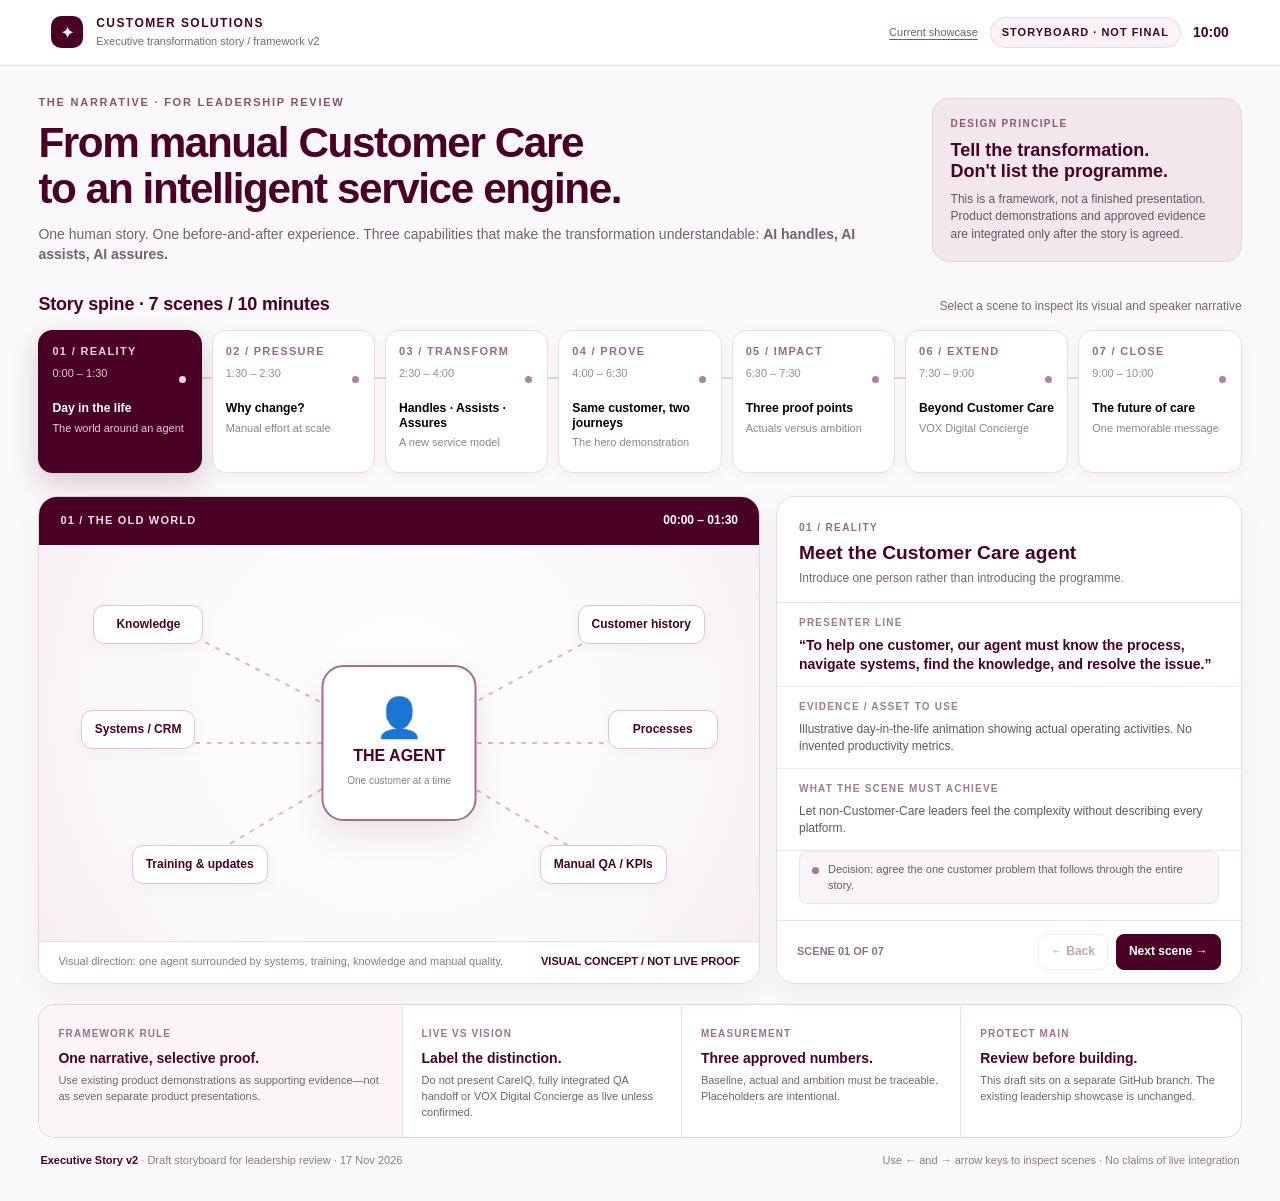
<file: executive-framework.html>
<!doctype html>
<html lang="en"><head><meta charset="UTF-8"><meta name="viewport" content="width=device-width, initial-scale=1"><meta name="theme-color" content="#4a0025">
<title>Executive Story v2 — Customer Solutions Storyboard</title>
<style>
:root{--wine:#4a0025;--wine2:#710a41;--plum:#341026;--rose:#f1d9e3;--soft:#fbf7f9;--ink:#302431;--muted:#766974;--line:#e9dce3;--green:#2a7b65;--lime:#e6f5ee}
*{box-sizing:border-box}html{scroll-behavior:smooth}body{margin:0;background:#faf8f9;color:var(--ink);font:15px/1.45 "Segoe UI",Arial,sans-serif;-webkit-font-smoothing:antialiased}button,a{font:inherit}button{cursor:pointer}button:focus-visible,a:focus-visible{outline:3px solid #be82a5;outline-offset:3px}a{color:inherit;text-decoration:none}h1,h2,h3,p{margin:0}[hidden]{display:none!important}
.sitehead{min-height:66px;background:#fff;border-bottom:1px solid var(--line);display:flex;align-items:center;justify-content:space-between;gap:20px;padding:13px clamp(20px,4vw,60px);position:relative;z-index:3}
.brand{display:flex;align-items:center;gap:13px;min-width:0}.brandmark{width:32px;height:32px;display:grid;place-items:center;color:white;border-radius:10px;background:var(--wine);font-weight:800;font-size:15px}.brandtext{display:flex;flex-direction:column;gap:2px}.brandtext b{font-size:12px;letter-spacing:.12em;color:var(--wine)}.brandtext span{font-size:11px;color:var(--muted)}
.headright{display:flex;align-items:center;gap:12px}.draft{border:1px solid #ead8e3;background:#fbf3f7;border-radius:100px;color:var(--wine);font-size:11px;font-weight:800;letter-spacing:.09em;padding:7px 11px}.headtime{font-size:14px;color:var(--wine);font-weight:800;white-space:nowrap}.headlink{font-size:11px;color:#76596b;text-decoration:underline;text-underline-offset:3px;white-space:nowrap}
.shell{max-width:1640px;margin:0 auto;padding:clamp(19px,2.3vw,38px) clamp(18px,3vw,46px) 32px}
.intro{display:grid;grid-template-columns:minmax(0,1fr) 310px;align-items:center;gap:30px;margin-bottom:26px}
.eyebrow{font-size:11px;letter-spacing:.16em;font-weight:850;color:#8a526d;text-transform:uppercase;margin-bottom:9px}.intro h1{font-size:clamp(30px,3.3vw,52px);line-height:1.08;letter-spacing:-1.4px;max-width:1000px;color:var(--wine);font-weight:780}.intro p{max-width:890px;color:#726371;font-size:clamp(14px,1.05vw,17px);margin-top:12px;line-height:1.48}
.method{background:#f1e7ed;border:1px solid #e6d5df;border-radius:17px;padding:18px;display:flex;flex-direction:column;gap:8px}.method small{color:#8b5974;font-weight:800;letter-spacing:.14em;font-size:10px}.method strong{color:var(--wine);font-size:18px;line-height:1.2}.method span{font-size:12px;color:#695563;line-height:1.45}
.section-head{display:flex;justify-content:space-between;align-items:baseline;gap:16px;margin-bottom:13px}.section-head h2{font-size:18px;color:var(--wine);letter-spacing:-.2px}.section-head p{font-size:12px;color:var(--muted)}
.storyline{display:grid;grid-template-columns:repeat(7,minmax(0,1fr));gap:10px;margin-bottom:23px;position:relative}
.storyline::before{content:"";position:absolute;top:47px;left:35px;right:35px;height:2px;background:#e9d2df;pointer-events:none}
.storytab{border:1px solid #eadde5;background:#fff;border-radius:14px;padding:13px 13px 15px;display:flex;flex-direction:column;align-items:stretch;text-align:left;gap:6px;min-width:0;min-height:143px;position:relative;box-shadow:0 3px 14px #4a002508;transition:box-shadow .2s,border-color .2s,transform .2s,background .2s}
.storytab:hover{border-color:#aa8099;transform:translateY(-2px)}.storytab.active{background:var(--wine);color:#fff;border-color:var(--wine);box-shadow:0 11px 27px #4a00252e}.storytab:before{content:"";height:7px;width:7px;border-radius:50%;background:#b0849f;position:absolute;top:43px;right:13px;z-index:1;border:2px solid #fff}.storytab.active:before{background:#f2d6e4;border-color:var(--wine)}
.storytab .number{font-size:11px;font-weight:850;letter-spacing:.12em;color:#9a6986}.storytab.active .number{color:#f5cade}.storytab .time{font-size:11px;color:#9c8995;white-space:nowrap;margin-bottom:13px}.storytab.active .time{color:#e8c4d7}.storytab strong{font-size:clamp(12px,.95vw,15px);line-height:1.2}.storytab em{font-style:normal;color:#93828b;font-size:11px;line-height:1.25}.storytab.active em{color:#e5c7d7}
.workarea{display:grid;grid-template-columns:minmax(0,1.55fr) minmax(330px,1fr);gap:16px;align-items:stretch}
.canvas{border-radius:19px;overflow:hidden;background:#fff;border:1px solid #e6d8e1;box-shadow:0 12px 30px #3400180b;min-width:0}
.canvashead{padding:15px 21px;display:flex;justify-content:space-between;align-items:center;gap:12px;background:var(--wine);color:white}.canvashead span{font-size:11px;font-weight:800;letter-spacing:.11em;color:#f6dce8}.canvashead b{font-size:12px;font-weight:750}
.visual{height:clamp(350px,31vw,440px);position:relative;display:grid;place-items:center;padding:21px;overflow:hidden;background:radial-gradient(circle at 50% 42%,#fff 0%,#faf7fa 70%,#f7eef3 100%)}
.stage-visual{width:100%;height:100%;display:grid;place-items:center}
.visual-meta{padding:12px 19px;border-top:1px solid var(--line);display:flex;align-items:center;justify-content:space-between;gap:10px;background:white}.visual-meta span{font-size:11px;color:#8a7884}.visual-meta b{font-size:11px;color:var(--wine)}
.notebook{background:white;border:1px solid #e8dce4;border-radius:19px;display:flex;flex-direction:column;min-width:0;overflow:hidden;box-shadow:0 12px 30px #3400180b}
.note-top{padding:18px 22px 14px;border-bottom:1px solid var(--line)}.note-top small{font-size:10px;letter-spacing:.14em;color:#9c6685;font-weight:850}.note-top h3{font-size:clamp(19px,1.5vw,27px);color:var(--wine);margin:5px 0 6px;line-height:1.17}.note-top p{color:#756673;font-size:12px;line-height:1.45}
.note-section{padding:13px 22px 12px;border-bottom:1px solid #f1e8ee}.note-section:last-of-type{border-bottom:0}.note-label{font-size:10px;font-weight:850;letter-spacing:.12em;color:#9b7d90;margin-bottom:6px;text-transform:uppercase}.note-quote{font-size:clamp(14px,1vw,17px);font-weight:670;line-height:1.35;color:var(--wine)}.note-copy{font-size:12px;color:#625663;line-height:1.48}.note-flag{margin:0 22px 16px;display:flex;align-items:flex-start;gap:9px;background:#faf5f8;border-radius:9px;padding:10px 12px;border:1px solid #eee0e8}.flagdot{width:7px;height:7px;background:#ad7294;border-radius:50%;margin-top:5px;flex:none}.note-flag p{font-size:11px;line-height:1.43;color:#705a68}
.controls{margin-top:auto;border-top:1px solid #eee2e9;padding:13px 20px;display:flex;justify-content:space-between;gap:10px;align-items:center}.stepcount{font-size:11px;color:#8c7383;font-weight:750}.controlbuttons{display:flex;gap:8px}.controlbuttons button{border:1px solid #dbc3d2;border-radius:8px;background:white;padding:8px 12px;color:var(--wine);font-size:12px;font-weight:750}.controlbuttons button.primary{background:var(--wine);color:white;border-color:var(--wine)}.controlbuttons button:disabled{opacity:.35;cursor:default}
.blueprint{margin-top:20px;border:1px solid #e4d4de;background:white;border-radius:16px;display:grid;grid-template-columns:1.3fr repeat(3,1fr);gap:0;overflow:hidden}.blueprint>div{padding:16px 19px;border-right:1px solid #eee2e9}.blueprint>div:last-child{border-right:0}.blueprint small{font-size:10px;font-weight:850;letter-spacing:.11em;color:#9c718a}.blueprint strong{display:block;font-size:14px;color:var(--wine);margin:5px 0}.blueprint p{font-size:11px;color:#70636d;line-height:1.45}.blueprint .lead{background:#fbf5f8}
.footer{display:flex;align-items:center;justify-content:space-between;flex-wrap:wrap;gap:12px;color:#8b7d86;font-size:11px;padding:15px 2px 0}.footer strong{color:var(--wine)}
/* Scene 1: agent facing competing demands */
.orbit{position:relative;width:min(94%,690px);height:300px}.agent{position:absolute;top:50%;left:50%;transform:translate(-50%,-50%);z-index:2;border-radius:22px;background:#fff;box-shadow:0 13px 35px #4a00251b;border:2px solid #a96b8d;width:155px;height:156px;display:flex;flex-direction:column;align-items:center;justify-content:center;gap:7px}.person{font-size:39px;line-height:1}.agent b{font-size:16px;color:var(--wine)}.agent small{font-size:10px;color:#8d7d89}.orbit svg{position:absolute;inset:0;width:100%;height:100%}.orbit svg line{stroke:#d9b5c9;stroke-width:2;stroke-dasharray:5 7}.satellite{position:absolute;z-index:3;background:white;border:1px solid #dfc5d3;box-shadow:0 4px 14px #4a00250b;color:var(--wine);padding:10px 13px;border-radius:11px;font-size:12px;font-weight:700;text-align:center;min-width:110px}.satellite.a{top:4%;left:2%}.satellite.b{top:4%;right:2%}.satellite.c{top:39%;left:0}.satellite.d{top:39%;right:0}.satellite.e{bottom:3%;left:8%}.satellite.f{bottom:3%;right:8%}
/* Scene 2: effort compounds */
.friction{width:min(100%,700px);display:grid;grid-template-columns:1fr 74px 1fr;align-items:center;gap:8px}.friction-col{border:1px solid #e2d0da;background:white;border-radius:15px;padding:22px;display:flex;flex-direction:column;gap:12px;min-height:270px}.friction-col small{font-size:11px;letter-spacing:.1em;font-weight:800;color:#9d6d8a}.friction-col strong{font-size:22px;line-height:1.15;color:var(--wine)}.friction-row{padding:8px 10px;background:#faf4f7;border-radius:7px;font-size:12px;color:#63525f}.friction-arr{text-align:center;font-size:38px;color:#b28aa1}.friction-col.dark{background:#4a0025;color:white;border-color:#4a0025}.friction-col.dark strong,.friction-col.dark small{color:#fff}.friction-col.dark .friction-row{background:#ffffff16;color:#f7e8f0}
/* Scene 3: three capability columns */
.pillars{display:grid;grid-template-columns:repeat(3,1fr);gap:12px;align-items:stretch;width:min(100%,760px)}.pillar{border:1px solid #e6cedb;border-radius:17px;background:#fff;padding:23px 16px;display:flex;flex-direction:column;min-height:270px;box-shadow:0 5px 14px #4a002508}.pillar .star{width:42px;height:42px;background:#f6e6ee;border-radius:13px;display:grid;place-items:center;color:var(--wine);font-size:23px}.pillar b{font-size:23px;color:var(--wine);margin-top:19px}.pillar p{font-size:12px;color:#756573;margin-top:8px;line-height:1.44}.pillar small{border-top:1px solid #eddee5;margin-top:auto;padding-top:13px;color:#9b6882;font-weight:700;font-size:11px}
/* Scene 4: same journey */
.comparison{display:grid;grid-template-columns:1fr 55px 1fr;width:100%;align-items:center;gap:10px}.flowpath{border:1px solid #e3d0dd;border-radius:15px;background:white;min-height:310px;padding:16px;display:flex;flex-direction:column;gap:7px}.flowpath.new{border-color:#b8dace;background:#f8fcfa}.flowpath>small{color:#875774;font-size:11px;font-weight:850;letter-spacing:.1em}.flowpath.new>small{color:#34816a}.flowpath>strong{color:var(--wine);font-size:14px;margin-bottom:6px}.flowpath .flowrow{padding:9px 10px;background:#f6edf2;color:#5d4656;border-radius:8px;font-weight:650;font-size:12px}.flowpath.new .flowrow{background:#e7f3ec;color:#356956}.flowpath .flowjoin{text-align:center;color:#a78399;font-size:13px;line-height:1}.vs{text-align:center;font-weight:900;color:#b68aa0;font-size:18px}
/* Scene 5: deliberate data placeholders */
.metrics{display:grid;grid-template-columns:repeat(3,1fr);gap:13px;width:100%;max-width:770px}.metric{background:white;border:1px solid #e4d2dd;border-radius:15px;padding:22px 17px;min-height:210px;display:flex;flex-direction:column}.metric small{font-weight:830;letter-spacing:.12em;color:#976a84;font-size:10px}.metric strong{font-size:37px;color:var(--wine);letter-spacing:-1.1px;margin:22px 0 12px}.metric p{font-size:12px;color:#72626e;line-height:1.4}.metric em{font-size:10px;color:#8c7482;font-style:normal;margin-top:auto;border-top:1px solid #efdee7;padding-top:12px}
/* Scene 6: beyond care */
.concierge{width:min(100%,710px);display:grid;grid-template-columns:1fr 70px 1.1fr;align-items:center;gap:8px}.customer-device{background:white;border-radius:16px;border:1px solid #e2d4df;padding:25px 18px;min-height:250px;text-align:center;display:flex;flex-direction:column;align-items:center;justify-content:center;gap:11px}.customer-device .emoji{font-size:52px}.customer-device strong{font-size:18px;color:var(--wine)}.customer-device p{font-size:12px;color:#897582}.concierge-flow{background:#4a0025;color:white;border-radius:18px;padding:23px 20px;display:flex;flex-direction:column;gap:12px;min-height:250px;justify-content:center}.concierge-flow b{font-size:19px;line-height:1.2}.concierge-flow .step{background:#ffffff1c;padding:10px 12px;border-radius:8px;font-size:12px}.concierge .arrow{text-align:center;font-size:37px;color:#a87592}
/* Scene 7: full stop */
.closer{width:100%;max-width:740px;min-height:320px;border-radius:20px;display:flex;flex-direction:column;justify-content:center;align-items:flex-start;background:var(--wine);padding:clamp(24px,3vw,48px);box-shadow:0 15px 40px #4a002522}.closer small{color:#e4b6cf;letter-spacing:.17em;font-size:11px;font-weight:850;margin-bottom:22px}.closer h2{font-size:clamp(26px,3.05vw,46px);line-height:1.16;color:white;letter-spacing:-1.2px}.closer h2 span{color:#eebbcf}.closer p{color:#dfbfce;font-size:12px;letter-spacing:.07em;margin-top:22px}
@media(max-width:1240px){.storyline{grid-template-columns:repeat(7,minmax(175px,1fr));overflow-x:auto;padding-bottom:10px}.storyline::before{display:none}.storytab{min-height:130px}.workarea{grid-template-columns:minmax(0,1.45fr) minmax(290px,1fr)}}
@media(max-width:850px){.sitehead{padding:12px 17px}.intro{grid-template-columns:1fr}.method{max-width:500px}.workarea{grid-template-columns:1fr}.visual{height:340px}.blueprint{grid-template-columns:repeat(2,1fr)}.blueprint>div:nth-child(2){border-right:0}.blueprint>div:nth-child(-n+2){border-bottom:1px solid var(--line)}.notebook{min-height:0}.storyline{margin-bottom:15px}}
@media(max-width:580px){.headlink{display:none}.intro h1{font-size:30px}.shell{padding:18px 13px}.visual{height:320px;padding:10px}.orbit{transform:scale(.68);width:145%;height:350px}.friction{grid-template-columns:1fr 28px 1fr;gap:4px}.friction-col{padding:12px;min-height:255px}.friction-col strong{font-size:15px}.friction-row{font-size:10px}.friction-arr{font-size:22px}.pillars{gap:5px}.pillar{padding:12px 7px;min-height:265px}.pillar b{font-size:15px;margin-top:12px}.pillar p{font-size:10px}.pillar small{font-size:9px}.pillar .star{width:32px;height:32px;font-size:17px}.comparison{grid-template-columns:1fr 20px 1fr;gap:3px}.flowpath{padding:8px;min-height:285px}.flowpath .flowrow{font-size:10px;padding:7px}.flowpath>strong{font-size:11px}.vs{font-size:10px}.metrics{gap:5px}.metric{padding:10px;min-height:230px}.metric strong{font-size:20px}.metric p{font-size:10px}.concierge{grid-template-columns:1fr 28px 1fr;gap:4px}.concierge-flow{padding:11px}.concierge-flow b{font-size:15px}.concierge-flow .step{font-size:10px}.customer-device{padding:12px}.customer-device strong{font-size:14px}.customer-device .emoji{font-size:37px}.closer{min-height:290px;padding:22px}.closer h2{font-size:26px}.blueprint{grid-template-columns:1fr}.blueprint>div{border-right:0!important;border-bottom:1px solid var(--line)}}
@media(prefers-reduced-motion:reduce){html{scroll-behavior:auto}.storytab{transition:none}}
</style></head>
<body>
<header class="sitehead">
 <div class="brand"><div class="brandmark">✦</div><div class="brandtext"><b>CUSTOMER SOLUTIONS</b><span>Executive transformation story / framework v2</span></div></div>
 <div class="headright"><a class="headlink" href="https://krispradip.github.io/RISE/" target="_blank" rel="noopener noreferrer">Current showcase</a><span class="draft">STORYBOARD · NOT FINAL</span><span class="headtime">10:00</span></div>
</header>
<main class="shell">
 <section class="intro"><div><div class="eyebrow">THE NARRATIVE · FOR LEADERSHIP REVIEW</div><h1>From manual Customer Care<br>to an intelligent service engine.</h1><p>One human story. One before-and-after experience. Three capabilities that make the transformation understandable: <b>AI handles, AI assists, AI assures.</b></p></div><div class="method"><small>DESIGN PRINCIPLE</small><strong>Tell the transformation.<br>Don't list the programme.</strong><span>This is a framework, not a finished presentation. Product demonstrations and approved evidence are integrated only after the story is agreed.</span></div></section>
 <div class="section-head"><h2>Story spine · 7 scenes / 10 minutes</h2><p>Select a scene to inspect its visual and speaker narrative</p></div>
 <nav class="storyline" aria-label="Executive storyline">
  <button class="storytab active" data-scene="0" aria-current="step"><span class="number">01 / REALITY</span><span class="time">0:00 – 1:30</span><strong>Day in the life</strong><em>The world around an agent</em></button>
  <button class="storytab" data-scene="1"><span class="number">02 / PRESSURE</span><span class="time">1:30 – 2:30</span><strong>Why change?</strong><em>Manual effort at scale</em></button>
  <button class="storytab" data-scene="2"><span class="number">03 / TRANSFORM</span><span class="time">2:30 – 4:00</span><strong>Handles · Assists · Assures</strong><em>A new service model</em></button>
  <button class="storytab" data-scene="3"><span class="number">04 / PROVE</span><span class="time">4:00 – 6:30</span><strong>Same customer, two journeys</strong><em>The hero demonstration</em></button>
  <button class="storytab" data-scene="4"><span class="number">05 / IMPACT</span><span class="time">6:30 – 7:30</span><strong>Three proof points</strong><em>Actuals versus ambition</em></button>
  <button class="storytab" data-scene="5"><span class="number">06 / EXTEND</span><span class="time">7:30 – 9:00</span><strong>Beyond Customer Care</strong><em>VOX Digital Concierge</em></button>
  <button class="storytab" data-scene="6"><span class="number">07 / CLOSE</span><span class="time">9:00 – 10:00</span><strong>The future of care</strong><em>One memorable message</em></button>
 </nav>
 <div class="workarea">
  <section class="canvas" aria-label="Scene illustration">
   <div class="canvashead"><span id="canvas-label">01 / THE OLD WORLD</span><b id="canvas-time">00:00 – 01:30</b></div>
   <div class="visual">
    <div class="stage-visual" data-visual="0">
     <div class="orbit"><svg viewBox="0 0 690 300" preserveAspectRatio="none" aria-hidden="true"><line x1="345" y1="150" x2="115" y2="40"/><line x1="345" y1="150" x2="565" y2="40"/><line x1="345" y1="150" x2="60" y2="150"/><line x1="345" y1="150" x2="630" y2="150"/><line x1="345" y1="150" x2="130" y2="268"/><line x1="345" y1="150" x2="555" y2="268"/></svg><div class="satellite a">Knowledge</div><div class="satellite b">Customer history</div><div class="satellite c">Systems / CRM</div><div class="satellite d">Processes</div><div class="satellite e">Training & updates</div><div class="satellite f">Manual QA / KPIs</div><div class="agent"><span class="person">👤</span><b>THE AGENT</b><small>One customer at a time</small></div></div>
    </div>
    <div class="stage-visual" data-visual="1" hidden>
     <div class="friction"><div class="friction-col"><small>INDIVIDUAL CONTACT</small><strong>People do the work</strong><div class="friction-row">Find the right answer</div><div class="friction-row">Navigate systems</div><div class="friction-row">Document and follow up</div></div><div class="friction-arr">→</div><div class="friction-col dark"><small>GROWING DEMAND</small><strong>Effort compounds</strong><div class="friction-row">More interactions</div><div class="friction-row">More training and support</div><div class="friction-row">Limited QA sampling</div></div></div>
    </div>
    <div class="stage-visual" data-visual="2" hidden><div class="pillars"><div class="pillar"><span class="star">↗</span><b>HANDLES</b><p>AI agents and self-service resolve suitable customer needs.</p><small>MAF One / bot journeys</small></div><div class="pillar"><span class="star">✦</span><b>ASSISTS</b><p>Give frontline teams relevant knowledge and better workflow support.</p><small>CareIQ / agent enablement vision</small></div><div class="pillar"><span class="star">✓</span><b>ASSURES</b><p>Evaluate quality more consistently, using evidence at scale.</p><small>MAFerLens / QA ambition</small></div></div></div>
    <div class="stage-visual" data-visual="3" hidden><div class="comparison"><div class="flowpath"><small>BEFORE</small><strong>Customer needs help</strong><div class="flowrow">Customer contacts care</div><div class="flowjoin">↓</div><div class="flowrow">Agent searches systems</div><div class="flowjoin">↓</div><div class="flowrow">Manual resolution steps</div><div class="flowjoin">↓</div><div class="flowrow">Limited QA sampling later</div></div><span class="vs">VS</span><div class="flowpath new"><small>NOW / TO-BE</small><strong>Same customer need</strong><div class="flowrow">AI handles or supports</div><div class="flowjoin">↓</div><div class="flowrow">Relevant knowledge surfaced</div><div class="flowjoin">↓</div><div class="flowrow">Action / resolution</div><div class="flowjoin">↓</div><div class="flowrow">AI QA evaluates evidence</div></div></div></div>
    <div class="stage-visual" data-visual="4" hidden><div class="metrics"><div class="metric"><small>AI HANDLING</small><strong>TBD</strong><p>Approved customer interaction automation or containment metric</p><em>Actual + target required</em></div><div class="metric"><small>QUALITY COVERAGE</small><strong>TBD</strong><p>Current QA review baseline versus coverage ambition</p><em>Baseline + target required</em></div><div class="metric"><small>OPERATING IMPACT</small><strong>TBD</strong><p>Verified efficiency and / or customer outcome metric</p><em>Actual + definition required</em></div></div></div>
    <div class="stage-visual" data-visual="5" hidden><div class="concierge"><div class="customer-device"><span class="emoji">🎟️</span><strong>VOX customer</strong><p>Starts in a digital experience</p></div><div class="arrow">→</div><div class="concierge-flow"><b>VOX Digital Concierge</b><div class="step">Understand the request</div><div class="step">Connect the right journey</div><div class="step">Guide to resolution</div><small style="font-size:10px;color:#e9cddd">PROPOSED CUSTOMER EXPERIENCE</small></div></div></div>
    <div class="stage-visual" data-visual="6" hidden><div class="closer"><small>ONE INTELLIGENT SERVICE ENGINE</small><h2>Customer Care is no longer just answering customers.<br><span>We're building an intelligent service engine for MAF.</span></h2><p>HANDLES · ASSISTS · ASSURES · LEARNS</p></div></div>
   </div>
   <div class="visual-meta"><span id="visual-caption">Visual direction: one agent surrounded by six competing demands.</span><b>VISUAL CONCEPT / NOT LIVE PROOF</b></div>
  </section>
  <aside class="notebook" aria-live="polite">
   <div class="note-top"><small id="note-kicker">01 / REALITY</small><h3 id="note-title">Meet the Customer Care agent</h3><p id="note-summary">Introduce one person rather than introducing the programme.</p></div>
   <div class="note-section"><div class="note-label">Presenter line</div><p class="note-quote" id="note-quote">“To help one customer, our agent must know the process, navigate systems, find the knowledge, and resolve the issue.”</p></div>
   <div class="note-section"><div class="note-label">Evidence / asset to use</div><p class="note-copy" id="note-proof">Illustrative day-in-the-life animation showing real operating friction. No new metrics required.</p></div>
   <div class="note-section"><div class="note-label">What the scene must achieve</div><p class="note-copy" id="note-goal">Let non-Customer-Care leaders experience the complexity without explaining every platform.</p></div>
   <div class="note-flag"><span class="flagdot"></span><p id="note-decision">Decision: agree the single customer problem that will follow through the full story.</p></div>
   <div class="controls"><span class="stepcount" id="step-counter">SCENE 01 OF 07</span><div class="controlbuttons"><button type="button" id="prev-scene" disabled>← Back</button><button type="button" class="primary" id="next-scene">Next scene →</button></div></div>
  </aside>
 </div>
 <section class="blueprint" aria-label="Framework guardrails">
  <div class="lead"><small>FRAMEWORK RULE</small><strong>One narrative, selective proof.</strong><p>Use existing product demonstrations as supporting evidence—not as seven separate product presentations.</p></div>
  <div><small>LIVE VS VISION</small><strong>Label the distinction.</strong><p>Do not present CareIQ, fully integrated QA handoff or VOX Digital Concierge as live unless confirmed.</p></div>
  <div><small>MEASUREMENT</small><strong>Three approved numbers.</strong><p>Baseline, actual and ambition must be traceable. Placeholders are intentional.</p></div>
  <div><small>PROTECT MAIN</small><strong>Review before building.</strong><p>This draft sits on a separate GitHub branch. The existing leadership showcase is unchanged.</p></div>
 </section>
 <footer class="footer"><span><strong>Executive Story v2</strong> · Draft storyboard for leadership review · 17 Nov 2026</span><span>Use ← and → arrow keys to inspect scenes · No claims of live integration</span></footer>
</main>
<script>
(function(){
 "use strict";
 const scenes=[
 {label:"01 / THE OLD WORLD",time:"00:00 – 01:30",kicker:"01 / REALITY",title:"Meet the Customer Care agent",summary:"Introduce one person rather than introducing the programme.",quote:"“To help one customer, our agent must know the process, navigate systems, find the knowledge, and resolve the issue.”",proof:"Illustrative day-in-the-life animation showing actual operating activities. No invented productivity metrics.",goal:"Let non-Customer-Care leaders feel the complexity without describing every platform.",decision:"Decision: agree the one customer problem that follows through the entire story.",caption:"Visual direction: one agent surrounded by systems, training, knowledge and manual quality."},
 {label:"02 / THE PRESSURE",time:"01:30 – 02:30",kicker:"02 / PROBLEM",title:"The model is difficult to scale",summary:"Show why the transformation matters before explaining the technology.",quote:"“When demand grows, effort, training and manual oversight often grow with it.”",proof:"Operational observations and current workflow examples; avoid unsupported comparisons or staff-reduction claims.",goal:"Make the audience ask: what would a better model look like?",decision:"Decision: which two everyday operational frictions can we substantiate?",caption:"Visual direction: the same manual tasks compound as volume increases."},
 {label:"03 / NEW OPERATING MODEL",time:"02:30 – 04:00",kicker:"03 / TRANSFORMATION",title:"AI Handles · AI Assists · AI Assures",summary:"One simple transformation frame instead of an architecture slide.",quote:"“AI can handle suitable requests, support our people with relevant knowledge, and help us understand interaction quality at scale.”",proof:"MAF One for handling; frontline enablement as a capability/vision; MAFerLens for intelligent QA.",goal:"Connect three capabilities to one coherent experience with clearly stated maturity.",decision:"Decision: which assisted-agent capability is demonstrably live versus in design?",caption:"Visual direction: three connected capabilities around a shared customer outcome."},
 {label:"04 / THE HERO MOMENT",time:"04:00 – 06:30",kicker:"04 / DEMONSTRATION",title:"Same customer. Two journeys.",summary:"This is the centrepiece—not a sequence of unrelated product tours.",quote:"“Let me show the same customer need in the old model, and what changes when AI becomes part of the experience.”",proof:"Storyboard or prerecorded experience that uses appropriate MAF One/MAFerLens examples. Integration must be labelled if illustrative.",goal:"Contrast customer effort, agent effort and quality visibility using one scenario.",decision:"Decision: choose scenario, demo format and which handoffs can be accurately shown.",caption:"Visual direction: before and after of the very same customer interaction."},
 {label:"05 / EVIDENCE",time:"06:30 – 07:30",kicker:"05 / IMPACT",title:"Three numbers, not fifteen",summary:"Proof of transformation without overwhelming the audience.",quote:"“What matters is what has changed—and where the next measurable improvement comes from.”",proof:"Insert approved numbers only: AI handling, QA coverage, and one operating/customer outcome.",goal:"Separate achieved actuals from targets and clearly name the denominator and period.",decision:"Decision: source and approve the three figures; do not display 70% or 100% as present performance.",caption:"Visual direction: three restrained metric tiles with verified baseline / actual / target."},
 {label:"06 / BEYOND CARE",time:"07:30 – 09:00",kicker:"06 / EXPANSION",title:"VOX Digital Concierge",summary:"A forward-looking customer experience, not the VOX Email Agentic workflow.",quote:"“This transformation doesn't end inside Customer Care. Customers will increasingly experience it directly in their digital journeys.”",proof:"Use confirmed VOX Digital Concierge journey designs or a clearly marked concept. Keep email automation as optional backup evidence.",goal:"Show how reusable AI capability can reach the customer's preferred touchpoint.",decision:"Decision: what exact VOX scenario and maturity status are approved to show?",caption:"Visual direction: customer-facing digital concierge completing a connected journey."},
 {label:"07 / THE LAST IMAGE",time:"09:00 – 10:00",kicker:"07 / CLOSE",title:"Leave one idea behind",summary:"Finish on a statement the leadership team can repeat.",quote:"“Customer Care is no longer just answering customers. We're building an intelligent service engine for MAF.”",proof:"No extra product content. End on the message, with an optional one-sentence next step spoken aloud.",goal:"Make the transformation ambition memorable. Do not restart another demo after this.",decision:"Decision: final closing wording, presenter handoff and call to action.",caption:"Visual direction: one strong closing statement; all movement stops."}
 ];
 let active=0;
 const qs=(q)=>document.querySelector(q),all=(q)=>Array.from(document.querySelectorAll(q));
 function render(i){
  active=Math.max(0,Math.min(scenes.length-1,i));const s=scenes[active];
  all(".storytab").forEach((b,n)=>{const on=n===active;b.classList.toggle("active",on);if(on)b.setAttribute("aria-current","step");else b.removeAttribute("aria-current")});
  all(".stage-visual").forEach((v,n)=>{v.hidden=n!==active});
  const set=(id,txt)=>{qs("#"+id).textContent=txt};
  set("canvas-label",s.label);set("canvas-time",s.time);set("visual-caption",s.caption);
  set("note-kicker",s.kicker);set("note-title",s.title);set("note-summary",s.summary);
  set("note-quote",s.quote);set("note-proof",s.proof);set("note-goal",s.goal);set("note-decision",s.decision);
  set("step-counter","SCENE "+String(active+1).padStart(2,"0")+" OF 07");
  qs("#prev-scene").disabled=active===0;qs("#next-scene").disabled=active===6;
  qs("#next-scene").textContent=active===6?"End of story":"Next scene →";
 }
 all(".storytab").forEach((b)=>b.addEventListener("click",()=>render(Number(b.dataset.scene))));
 qs("#prev-scene").addEventListener("click",()=>render(active-1));
 qs("#next-scene").addEventListener("click",()=>render(active+1));
 window.addEventListener("keydown",(e)=>{if(e.altKey||e.ctrlKey||e.metaKey||/INPUT|TEXTAREA|SELECT/.test(e.target.tagName))return;if(e.key==="ArrowRight"){e.preventDefault();render(active+1)}if(e.key==="ArrowLeft"){e.preventDefault();render(active-1)}});
 render(0);
})();
</script></body></html>
</file>
